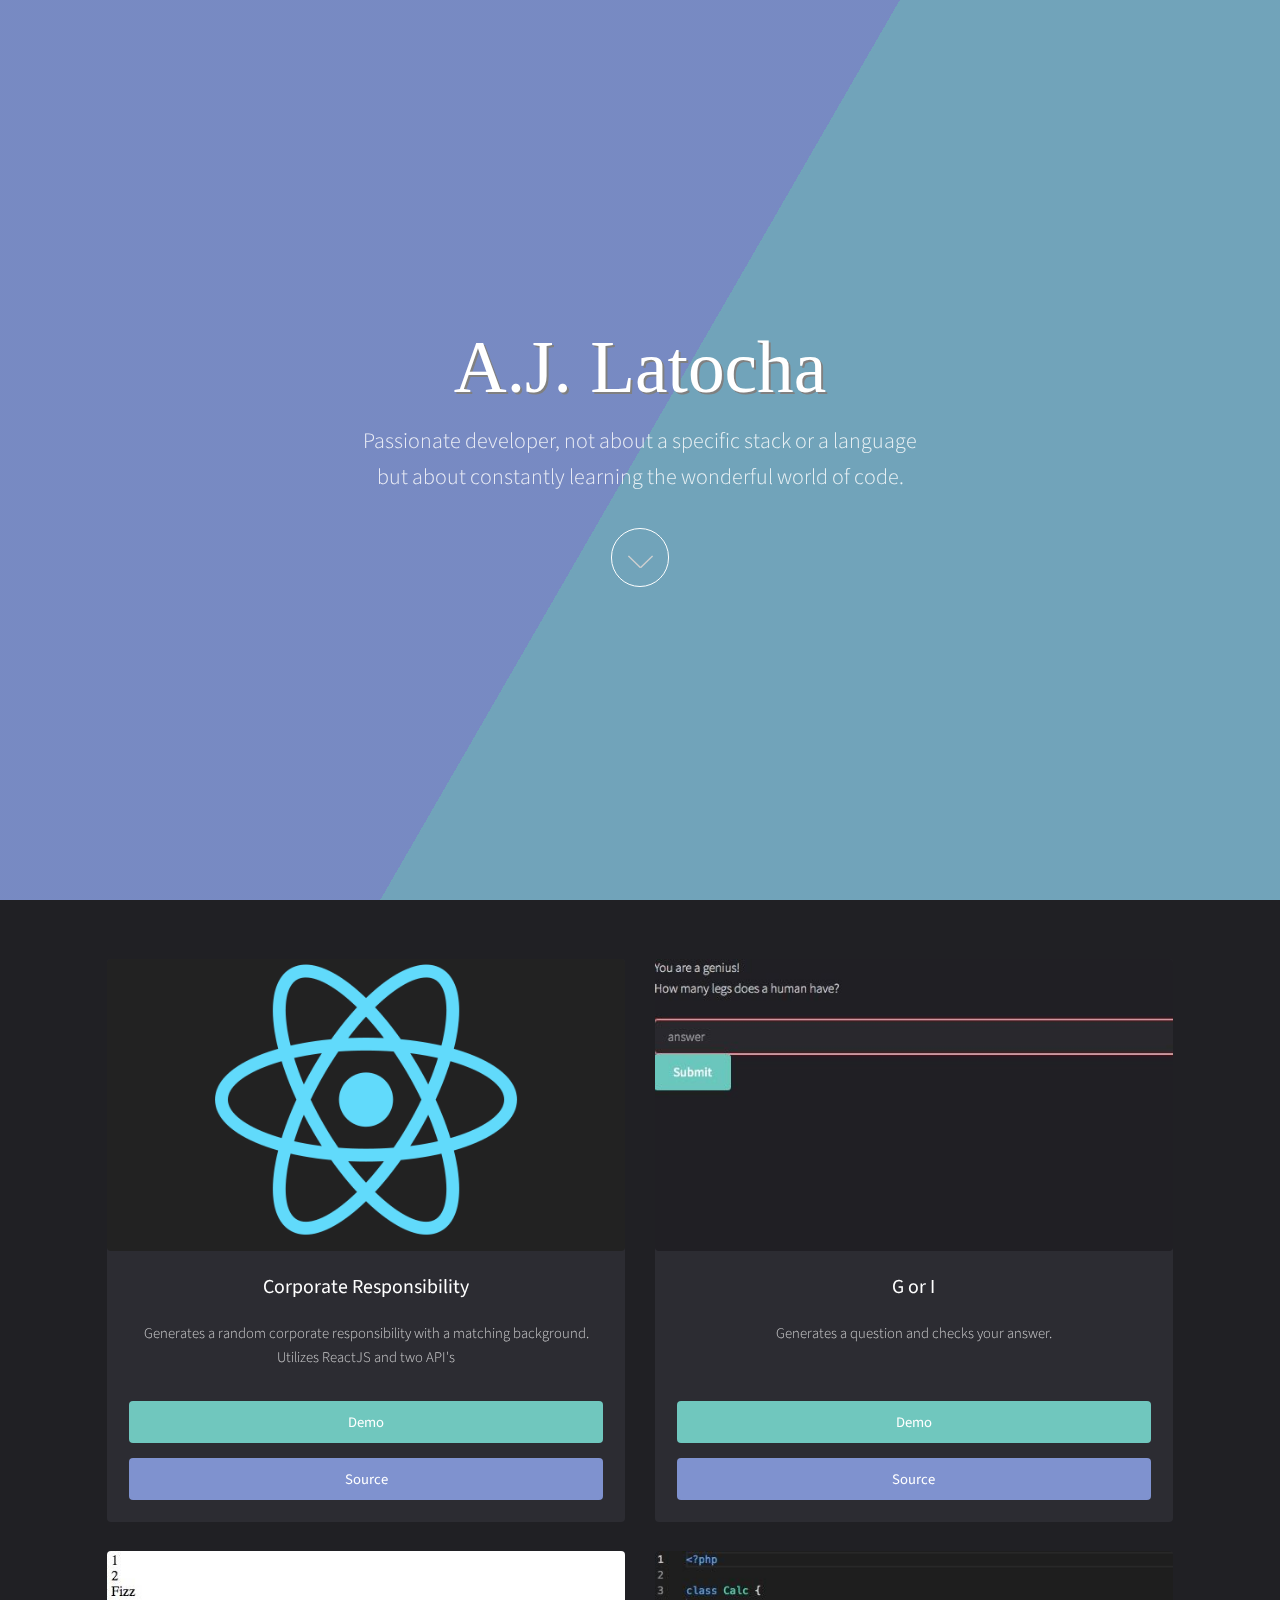
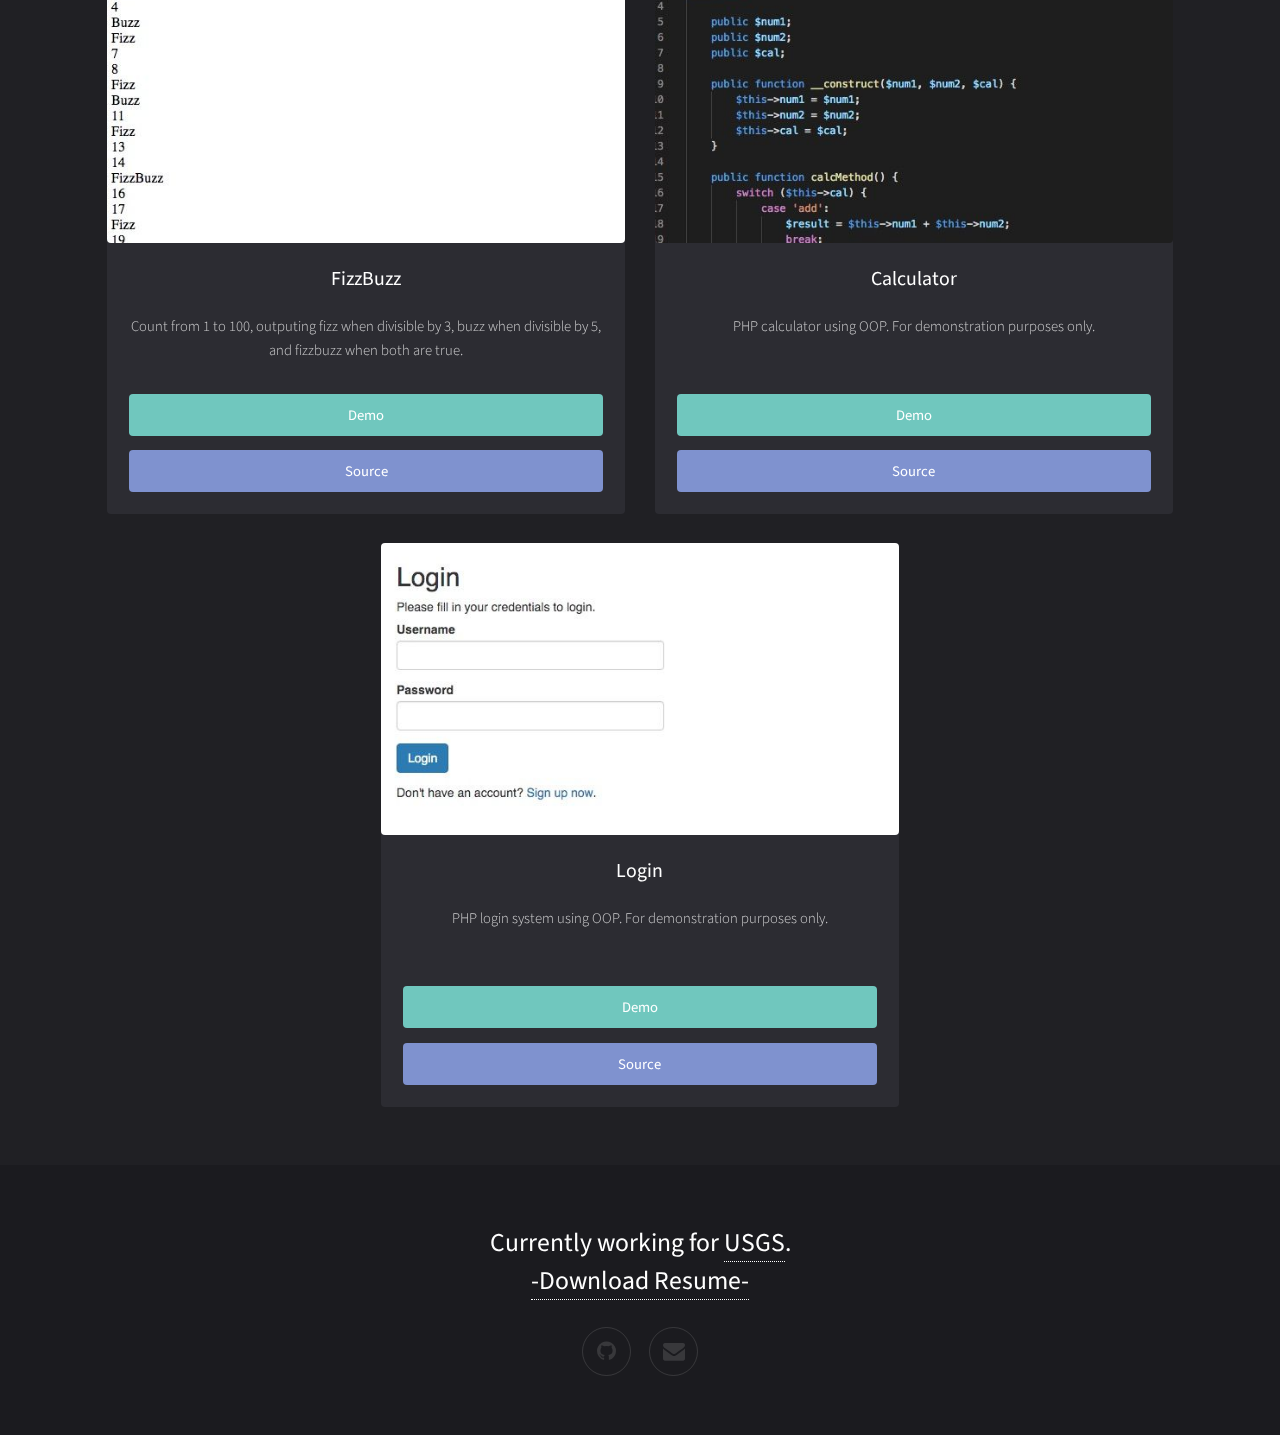
<file: index.html>
<!DOCTYPE HTML>
<html>
<head> 
    <title>A.J. Latocha</title>
    <meta charset="utf-8" />
    <meta name="viewport" content="width=device-width, initial-scale=1" />
    <meta name="description" content="A.J. Latocha - Developer Portfolio">
    <meta name="keywords" content="developer, portfolio, web development">
    <meta property="og:title" content="A.J. Latocha">
    <meta property="og:description" content="Developer Portfolio">
    <link rel="stylesheet" href="https://stackpath.bootstrapcdn.com/bootstrap/4.3.1/css/bootstrap.min.css" integrity="sha384-ggOyR0iXCbMQv3Xipma34MD+dH/1fQ784/j6cY/iJTQUOhcWr7x9JvoRxT2MZw1T" crossorigin="anonymous">
    <link rel="stylesheet" href="/assets/css/main.css" />
    <link rel="icon" href="/images/code.png" type="image/x-icon">
    <meta name="theme-color" content="#7f92cf" />
    <!-- Google Tag Manager -->
    <script>
        (function (w, d, s, l, i) {
            w[l] = w[l] || []; w[l].push({
                'gtm.start':
                    new Date().getTime(), event: 'gtm.js'
            }); var f = d.getElementsByTagName(s)[0],
                j = d.createElement(s), dl = l != 'dataLayer' ? '&l=' + l : ''; j.async = true; j.src =
                    'https://www.googletagmanager.com/gtm.js?id=' + i + dl; f.parentNode.insertBefore(j, f);
        })(window, document, 'script', 'dataLayer', 'GTM-T58RWX24');
    </script>
    <!-- End Google Tag Manager -->
</head>
<body id="top">
    <!-- Google Tag Manager (noscript) -->
    <noscript><iframe src="https://www.googletagmanager.com/ns.html?id=GTM-T58RWX24" height="0" width="0"
            style="display:none;visibility:hidden"></iframe></noscript>
    <!-- End Google Tag Manager (noscript) -->
    <!-- Banner -->
    <section id="banner" data-video="images/banner">
        <div class="bg"></div>
        <div class="bg bg2"></div>
        <div class="bg bg3"></div>
        <div class="inner">
            <header>
                <h1>A.J. Latocha</h1>
                <p>Passionate developer, not about a specific stack or a language<br /> but about constantly learning the wonderful world of code.</p>
            </header>
            <a href="#main" class="more">Learn More</a>
        </div>
    </section>

    <!-- Main -->
    <div id="main">
        <div class="inner">

            <!-- Boxes -->
            <div class="thumbnails">

                <div class="box">
                    <img class="image fit" src="images/react2.png" alt="" />
                    <div class="inner">
                        <h3>Corporate Responsibility</h3>
                        <p>Generates a random corporate responsibility with a matching background. Utilizes ReactJS and two API's</p>
                        <a href="https://aj-job-requirements.netlify.app/" target="_blank" class="button fit" data-poptrox="youtube,800x400">Demo</a>
                        <a href="https://github.com/Arctruzeh/react-job-requirements-generator" target="_blank" class="button style2 fit" data-poptrox="youtube,800x400">Source</a>
                    </div>
                </div>

                <div class="box">
                    <img class="image fit" src="images/gori-compressor.jpg" alt="" />
                    <div class="inner">
                        <h3>G or I</h3>
                        <p>Generates a question and checks your answer.</p>
                        <a href="http://aj.is-great.org/projects/gori/" target="_blank" class="button fit" data-poptrox="youtube,800x400">Demo</a>
                        <a href="https://github.com/Arctruzeh/gori" target="_blank" class="button style2 fit" data-poptrox="youtube,800x400">Source</a>
                    </div>
                </div>

                <div class="box">
                    <img class="image fit" src="images/fizzbuzz-compressor.jpg" alt="" />
                    <div class="inner">
                        <h3>FizzBuzz</h3>
                        <p>Count from 1 to 100, outputing fizz when divisible by 3, buzz when divisible by 5, and fizzbuzz when both are true.</p>
                        <a href="http://aj.is-great.org/projects/fizzbuzz/" target="_blank" class="button fit" data-poptrox="youtube,800x400">Demo</a>
                        <a href="https://github.com/arctruzeh/fizzbuzz" target="_blank" class="button style2 fit" data-poptrox="youtube,800x400">Source</a>
                    </div>
                </div>

                <div class="box">
                    <img class="image fit" src="images/pic01-compressor.jpg" alt="" />
                    <div class="inner">
                        <h3>Calculator</h3>
                        <p>PHP calculator using OOP. For demonstration purposes only.</p>
                        <a href="http://aj.is-great.org/projects/calculator/" target="_blank" class="button fit" data-poptrox="youtube,800x400">Demo</a>
                        <a href="https://github.com/arctruzeh/calculator" target="_blank" class="button style2 fit" data-poptrox="youtube,800x400">Source</a>
                    </div>
                </div>

                <div class="box">
                    <img class="image fit" src="images/pic02-compressor.jpg" alt="" />
                    <div class="inner">
                        <h3>Login</h3>
                        <p>PHP login system using OOP. For demonstration purposes only.</p>
                        <a href="http://aj.is-great.org/projects/login/" target="_blank" class="button fit" data-poptrox="youtube,800x400">Demo</a>
                        <a href="https://github.com/arctruzeh/login" target="_blank" class="button style2 fit" data-poptrox="youtube,800x400">Source</a>
                    </div>
                </div>



            </div>

        </div>
    </div>

    <!-- Footer -->
    <footer id="footer">
        <div class="inner">
            <h2>
                Currently working for <a href="https://www.usgs.gov/">USGS</a>.<br>
                <a href="AJ_Latocha_Resume.pdf">-Download Resume-</a>
            </h2>

            <ul class="icons">
                <li><a href="https://github.com/arctruzeh" class="icon fa-github"><span class="label">Github</span></a></li>
                <li><a href="mailto:ajlato01@gmail.com" class="icon fa-envelope"><span class="label">Email</span></a></li>
            </ul>

        </div>
    </footer>

    <!-- Scripts -->
    <script src="/assets/js/skel.min.js"></script>
    <script src="/assets/js/main.js"></script>

</body>

</html>
</file>
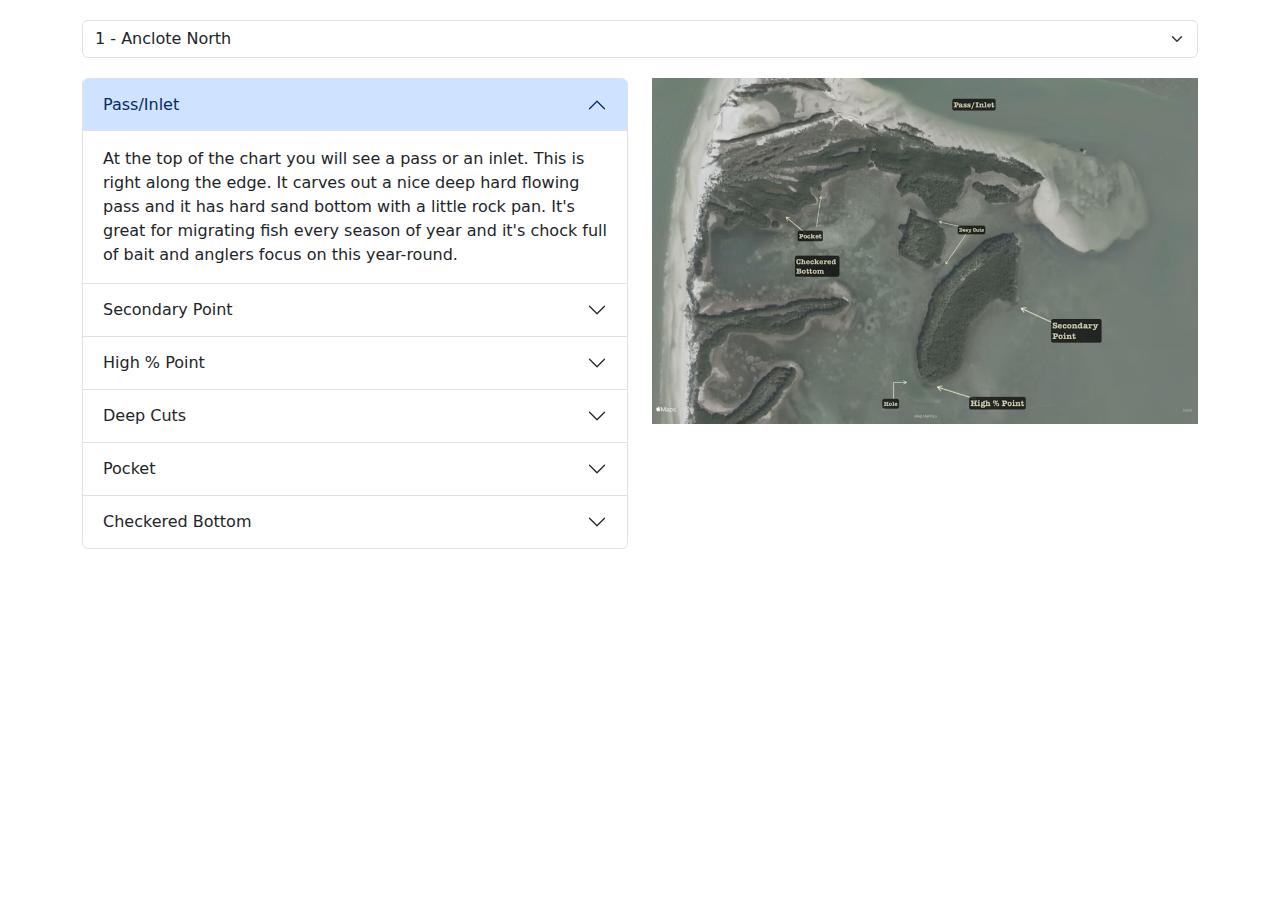
<file: anclote/index.html>
<!DOCTYPE html>
<html lang="en">
<head>
    <meta charset="UTF-8">
    <meta name="viewport" content="width=device-width, initial-scale=1.0">
    <meta name="description" content="Anclote Key fishing spots guide with detailed location information">
    <meta name="keywords" content="fishing, Anclote Key, fishing spots, Florida fishing">
    <meta property="og:title" content="Anclote Fishing Spots">
    <meta property="og:description" content="Interactive guide to fishing spots around Anclote Key">
    <title>Anclote Fishing Spots</title>
    <link rel="icon" href="../images/code.png" type="image/x-icon">
    <link href="https://cdn.jsdelivr.net/npm/bootstrap@5.3.0/dist/css/bootstrap.min.css" rel="stylesheet">
    <link href="css/main.css" rel="stylesheet">
</head>
<body>
    <div class="container">
        <!-- Update the select options to match exactly with image filenames -->
        <select class="form-select" id="imageSelect">
            <option value="ANCLOTE1" selected>1 - Anclote North</option>
            <option value="ANCLOTE2">2 - Dutchmen Key North</option>
            <option value="ANCLOTE3">3 - Dutchmen Key South</option>
            <option value="ANCLOTE4">4 - Anclote South</option>
            <option value="ANCLOTE5">5 - Anclote River</option>
        </select>

        <!-- Add this right after the select element -->
        <div class="spinner-container text-center mb-3 d-none" id="loadingSpinner">
            <div class="spinner-border text-primary" role="status">
                <span class="visually-hidden">Loading...</span>
            </div>
        </div>

        <div class="row">
            <div class="col-md-6">
                <div class="accordion" id="fishingSpots"></div>
            </div>
            <div class="col-md-6">
                <div class="image-container">
                    <img src="images/ANCLOTE1.png" id="selectedImage" alt="Anclote Key Fishing Spot">
                </div>
            </div>
        </div>
    </div>

    <script src="https://cdn.jsdelivr.net/npm/bootstrap@5.3.0/dist/js/bootstrap.bundle.min.js"></script>
    <script src="js/main.js" type="module"></script>

</body>
</html>
</file>
<file: anclote/css/main.css>
.container { margin-top: 20px; }
.image-container {
    text-align: center;
}
.image-container img {
    max-width: 100%;
    height: auto;
}
#imageSelect { margin-bottom: 20px; }
</file>
<file: assets/css/main.css>
@charset "UTF-8";
@import url(font-awesome.min.css);
@import url("https://fonts.googleapis.com/css?family=Source+Sans+Pro:300,400|Permanent+Marker::400");

/* Reset */

	html, body, div, span, h1, h2, h3, p, a, code, img, s, ul, li, label, footer, header, section {
		margin: 0;
		padding: 0;
		border: 0;
		font-size: 100%;
		font: inherit;
		vertical-align: baseline;
	}

	 footer, header, section {
		display: block;
	}

	body {
		line-height: 1;
	}

	 ul {
		list-style: none;
	}

	body {
		-webkit-text-size-adjust: none;
	}

/* Box Model */

	*, *:before, *:after {
		-moz-box-sizing: border-box;
		-webkit-box-sizing: border-box;
		box-sizing: border-box;
	}

/* Basic */

	@-ms-viewport {
		width: device-width;
	}

	body {
		-ms-overflow-style: scrollbar;
	}

	@media screen and (max-width: 480px) {

		html, body {
			min-width: 320px;
		}

	}

	body {
		background: #202024;
	}

/* Type */

	body {
		color: rgba(255, 255, 255, 0.75);
		font-family: "Source Sans Pro", sans-serif;
		font-display: swap;
		font-size: 14pt;
		font-weight: 300;
		line-height: 1.65;
	}

		@media screen and (max-width: 1680px) {

			body {
				font-size: 11pt;
			}

		}

		@media screen and (max-width: 1280px) {

			body {
				font-size: 11pt;
			}

		}

		@media screen and (max-width: 980px) {

			body {
				font-size: 12pt;
			}

		}

		@media screen and (max-width: 736px) {

			body {
				font-size: 12pt;
			}

		}

		@media screen and (max-width: 480px) {

			body {
				font-size: 12pt;
			}

		}

	a {
		-moz-transition: background-color 0.2s ease-in-out, color 0.2s ease-in-out;
		-webkit-transition: background-color 0.2s ease-in-out, color 0.2s ease-in-out;
		-ms-transition: background-color 0.2s ease-in-out, color 0.2s ease-in-out;
		transition: background-color 0.2s ease-in-out, color 0.2s ease-in-out;
		color: rgba(255, 255, 255, 0.75);
		text-decoration: none;
		border-bottom: 1px dotted;
		outline: 0;
	}

		a:hover {
			color: #FFF;
			border: none;
		}

	p {
		margin: 0 0 2em 0;
	}

	h1, h2, h3 {
		color: #fff;
		font-weight: 400;
		line-height: 1.5;
		margin: 0 0 1em 0;
	}

		h1 a, h2 a, h3 a {
			color: inherit;
			text-decoration: none;
		}

	h2 {
		font-size: 1.75em;
	}

	h3 {
		font-size: 1.35em;
	}

	code {
		background: rgba(144, 144, 144, 0.075);
		border-radius: 4px;
		border: solid 1px rgba(144, 144, 144, 0.25);
		font-family: "Courier New", monospace;
		font-display: swap;
		font-size: 0.9em;
		margin: 0 0.25em;
		padding: 0.25em 0.65em;
	}

/* Section/Article */

	header p {
		color: rgba(255, 255, 255, 0.5);
		position: relative;
		margin: 0 0 1.5em 0;
	}

	header h2 + p {
		font-size: 1.25em;
		margin-top: -1em;
	}

	header h3 + p {
		font-size: 1.1em;
		margin-top: -0.8em;
	}

/* Box */

	.thumbnails {
		display: -moz-flex;
		display: -webkit-flex;
		display: -ms-flex;
		display: flex;
		-moz-align-items: stretch;
		-webkit-align-items: stretch;
		-ms-align-items: stretch;
		align-items: stretch;
		-moz-justify-content: center;
		-webkit-justify-content: center;
		-ms-justify-content: center;
		justify-content: center;
		-moz-flex-wrap: wrap;
		-webkit-flex-wrap: wrap;
		-ms-flex-wrap: wrap;
		flex-wrap: wrap;
	}

		.thumbnails .box {
			margin: 0 1em 2em 1em;
			width: 30%;
		}

			@media screen and (max-width: 1280px) {

				.thumbnails .box {
					width: 45%;
				}

			}

			@media screen and (max-width: 736px) {

				.thumbnails .box {
					width: 100%;
				}

			}

/* Form */

	label {
		color: #fff;
		display: block;
		font-size: 0.9em;
		font-weight: 400;
		margin: 0 0 1em 0;
	}

	::-webkit-input-placeholder {
		color: rgba(255, 255, 255, 0.5) !important;
		opacity: 1.0;
	}

	::-moz-placeholder {
		color: rgba(255, 255, 255, 0.5) !important;
		opacity: 1.0;
	}

/* Box */

	.box {
		border-radius: 4px;
		margin-bottom: 2em;
		background: #2c2c32;
		text-align: center;
	}

		.box > :last-child,
		.box > :last-child > :last-child,
		.box > :last-child > :last-child > :last-child {
			margin-bottom: 0;
		}

		.box .image.fit {
			margin: 0;
		}

		.box .image img {
			border-radius: 4px 4px 0 0;
		}

		.box .inner {
			padding: 1.5em;
			width: 100% !important;
		}

			@media screen and (max-width: 480px) {

				.box .inner {
					padding: 1em;
				}

			}

		.box.alt {
			border: 0;
			border-radius: 0;
			padding: 0;
		}

		.box p {
			height: 50px;
		}

/* Icon */

	.icon {
		text-decoration: none;
		border-bottom: none;
		position: relative;
	}

		.icon:before {
			-moz-osx-font-smoothing: grayscale;
			-webkit-font-smoothing: antialiased;
			font-family: FontAwesome;
			font-display: swap;
			font-style: normal;
			font-weight: normal;
			text-transform: none !important;
		}

		.icon > .label {
			display: none;
		}

/* Image */

	.image {
		border-radius: 4px;
		border: 0;
		display: inline-block;
		position: relative;
	}

		.image img {
			border-radius: 4px;
			display: block;
		}

		.image.fit {
			display: block;
			margin: 0 0 2em 0;
			width: 100%;
		}

			.image.fit img {
				width: 100%;
			}

		.image.main {
			display: block;
			margin: 0 0 3em 0;
			width: 100%;
		}

			.image.main img {
				width: 100%;
			}

/* List */

	ul {
		list-style: disc;
		margin: 0 0 2em 0;
		padding-left: 1em;
	}

		ul li {
			padding-left: 0.5em;
		}

		ul.alt {
			list-style: none;
			padding-left: 0;
		}

			ul.alt li {
				border-top: solid 1px rgba(144, 144, 144, 0.25);
				padding: 0.5em 0;
			}

				ul.alt li:first-child {
					border-top: 0;
					padding-top: 0;
				}

		ul.icons {
			cursor: default;
			list-style: none;
			padding-left: 0;
		}

			ul.icons li {
				display: inline-block;
				text-align: center;
				padding-left: 0;
				padding-right: 1em;
			}

				ul.icons li a {
					display: block;
					border-radius: 100%;
					margin: 0;
					padding: 0.5em;
					border: solid 1px rgba(144, 144, 144, 0.25);
					color: rgba(144, 144, 144, 0.25);
				}

					ul.icons li a:before {
						font-size: 1.5em;
						display: block;
						width: 1.5em;
						height: 1.5em;
						line-height: 1.5em;
					}

					ul.icons li a:hover {
						background-color: #202024;
						color: #FFF;
					}

				ul.icons li:last-child {
					padding-right: 0;
				}

/* Table */

/* Button */

	
	button,
	.button {
		-moz-appearance: none;
		-webkit-appearance: none;
		-ms-appearance: none;
		appearance: none;
		-moz-transition: background-color 0.2s ease-in-out, color 0.2s ease-in-out;
		-webkit-transition: background-color 0.2s ease-in-out, color 0.2s ease-in-out;
		-ms-transition: background-color 0.2s ease-in-out, color 0.2s ease-in-out;
		transition: background-color 0.2s ease-in-out, color 0.2s ease-in-out;
		background-color: #70c7be;
		border-radius: 4px;
		border: 0;
		color: #ffffff !important;
		cursor: pointer;
		display: inline-block;
		font-weight: 400;
		height: 2.85em;
		line-height: 2.95em;
		padding: 0 1.5em;
		text-align: center;
		text-decoration: none;
		white-space: nowrap;
	}

		
		button:hover,
		.button:hover {
			background-color: #82cec6;
		}

		
		button:active,
		.button:active {
			background-color: #5ec0b6;
		}

		
		button.icon,
		.button.icon {
			padding-left: 1.35em;
		}

			
			button.icon:before,
			.button.icon:before {
				margin-right: 0.5em;
			}

		
		button.fit,
		.button.fit {
			display: block;
			margin: 0 0 1em 0;
			width: 100%;
		}

		
		button:disabled,
		.button:disabled {
			background-color: rgba(255, 255, 255, 0.75) !important;
			box-shadow: inset 0 -0.15em 0 0 rgba(0, 0, 0, 0.15);
			color: #202024 !important;
			cursor: default;
			opacity: 0.25;
		}

		
		button.style2,
		.button.style2 {
			background-color: #7f92cf;
		}

			
			button.style2:hover,
			.button.style2:hover {
				background-color: #92a2d6;
			}

			
			button.style2:active,
			.button.style2:active {
				background-color: #6c82c8;
			}

		@media screen and (max-width: 480px) {

			
			button,
			.button {
				padding: 0;
			}

		}

/* Poptrox */

/* Banner */

	#banner {
		-moz-align-items: center;
		-webkit-align-items: center;
		-ms-align-items: center;
		align-items: center;
		display: -moz-flex;
		display: -webkit-flex;
		display: -ms-flex;
		display: flex;
		-moz-justify-content: center;
		-webkit-justify-content: center;
		-ms-justify-content: center;
		justify-content: center;
		padding: 8em 4em 6em 4em;
		min-height: 100vh;
		/* background-image: url("../../images/IMAG0964.jpg"); */
		background-position: center;
		background-size: cover;
		background-repeat: no-repeat;
		border-top: 0;
		position: relative;
		text-align: center;
		overflow: hidden;
	}

		#banner .inner {
			text-align: center;
			position: relative;
			z-index: 2;
		}

		#banner h1 {
			color: #fff;
			font-size: 5em;
			font-weight: 400;
			font-family: 'Permanent Marker', cursive;
			font-display: swap;
			margin: 0;
			text-shadow: 2px 2px grey;
		}

			@media screen and (max-width: 980px) {

				#banner h1 {
					font-size: 5em;
				}

			}

			@media screen and (max-width: 736px) {

				#banner h1 {
					font-size: 3em;
				}

			}

		#banner p {
			color: rgba(255, 255, 255, 0.85);
			font-size: 1.5em;
			font-weight: 300;
		}

			@media screen and (max-width: 980px) {

				#banner p {
					font-size: 1.5em;
				}

			}

			@media screen and (max-width: 480px) {

				#banner p {
					font-size: 1.25em;
				}

			}

		#banner a {
			color: rgba(255, 255, 255, 0.75);
			text-decoration: none;
			border-bottom: 1px dotted;
		}

			#banner a:hover {
				color: #FFF;
				border: none;
			}

		#banner .more {
			background-image: url("images/arrow.svg");
			background-position: center 1.35em;
			background-repeat: no-repeat;
			background-size: auto;
			border: 1px solid #fff;
			border-radius: 100%;
			color: rgba(255, 255, 255, 0.75);
			display: block;
			height: 4em;
			text-indent: 4em;
			overflow: hidden;
			white-space: nowrap;
			width: 4em;
			z-index: 2;
			margin: 0 auto 2em auto;
		}

			#banner .more:hover {
				background-color: rgba(255, 255, 255, 0.05);
				border: 1px solid #fff;
				color: #FFF;
			}

		#banner:before {
			-moz-transition: opacity 3s ease;
			-webkit-transition: opacity 3s ease;
			-ms-transition: opacity 3s ease;
			transition: opacity 3s ease;
			-moz-transition-delay: 1s;
			-webkit-transition-delay: 1s;
			-ms-transition-delay: 1s;
			transition-delay: 1s;
			content: '';
			background-color: #7f92cf;
			display: block;
			height: 100%;
			left: 0;
			opacity: 0.45;
			position: absolute;
			top: 0;
			width: 100%;
			z-index: 1;
		}

		@media screen and (max-width: 980px) {

			#banner br {
				display: none;
			}

		}

		@media screen and (max-width: 736px) {

			#banner {
				min-height: 0;
				padding: 6em 2em 4em 2em;
			}

				#banner br {
					display: none;
				}

		}

/* Main */

	#main {
		padding: 4em 0 2em 0;
	}

		@media screen and (max-width: 736px) {

			#main {
				padding: 3em 0 1em 0;
			}

		}

		#main .inner {
			width: 90%;
			max-width: 80em;
			margin: 0 auto;
		}

			@media screen and (max-width: 480px) {

				#main .inner {
					width: 95%;
				}

			}

/* Footer */

	#footer {
		padding: 4em 0 2em 0;
		background-color: #1b1b1f;
		text-align: center;
	}

		#footer .inner {
			width: 50%;
			margin: 0 auto;
		}

			@media screen and (max-width: 980px) {

				#footer .inner {
					width: 75%;
				}

			}

			@media screen and (max-width: 480px) {

				#footer .inner {
					width: 90%;
				}

			}

		@media screen and (max-width: 736px) {

			#footer {
				padding: 3em 0 1em 0;
			}

		}
		  
	.bg {
	animation:slide 10s ease-in-out infinite alternate;
	background-image: linear-gradient(-60deg, #70c7be 50%, #7f92cf 50%);
	bottom:0;
	left:-50%;
	opacity:.5;
	position:fixed;
	right:-50%;
	top:0;
	z-index:-1;
	}
	
	.bg2 {
	animation-direction:alternate-reverse;
	animation-duration:11s;
	}
	
	.bg3 {
	animation-duration:12s;
	}
	
	@keyframes slide {
	0% {
		transform:translateX(-25%);
	}
	100% {
		transform:translateX(25%);
	}
	}

html {
  scroll-behavior: smooth;
  animation: smoothScroll 3.2s ease-in-out;
}

@keyframes smoothScroll {
  from { scroll-timeline-position: 0%; }
  to { scroll-timeline-position: 100%; }
}
</file>
